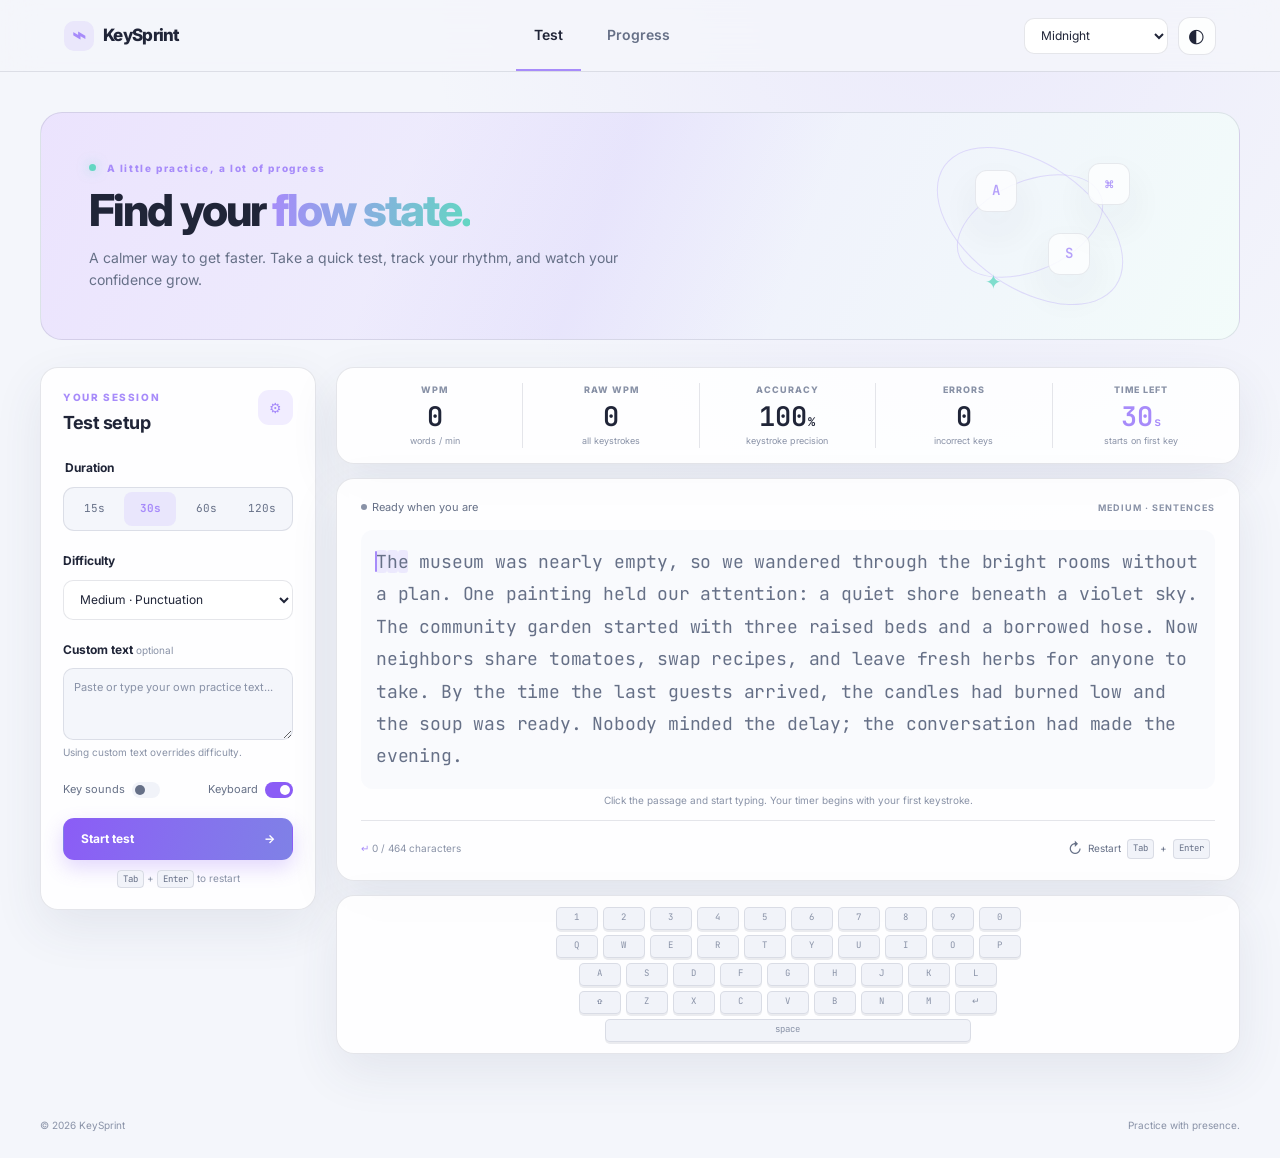
<file: index.html>
<!doctype html>
<html lang="en">
<head>
  <meta charset="utf-8">
  <meta name="viewport" content="width=device-width, initial-scale=1">
  <meta name="theme-color" content="#111827">
  <meta name="description" content="Build your typing speed and accuracy with a focused, customizable typing test.">
  <title>KeySprint — Typing Speed Test</title>
  <link rel="preconnect" href="https://fonts.googleapis.com">
  <link rel="preconnect" href="https://fonts.gstatic.com" crossorigin>
  <link href="https://fonts.googleapis.com/css2?family=Inter:wght@400;500;600;700;800&family=JetBrains+Mono:wght@400;500;600&display=swap" rel="stylesheet">
  <link rel="stylesheet" href="css/style.css">
</head>
<body data-page="test">
  <nav class="site-nav" aria-label="Main navigation">
    <a class="brand" href="index.html" aria-label="KeySprint home"><span class="brand-mark" aria-hidden="true">⌁</span>KeySprint</a>
    <div class="nav-links">
      <a class="nav-link active" href="index.html" aria-current="page">Test</a>
      <a class="nav-link" href="progress.html">Progress</a>
    </div>
    <div class="nav-tools">
      <label class="sr-only" for="theme-select">Color theme</label>
      <select id="theme-select" class="theme-select" aria-label="Choose a color theme">
        <option value="midnight">Midnight</option>
        <option value="ocean">Ocean</option>
        <option value="forest">Forest</option>
        <option value="sunset">Sunset</option>
        <option value="minimal">Minimal Light</option>
      </select>
      <button class="icon-button" id="theme-toggle" type="button" aria-label="Toggle light and dark mode" title="Toggle light and dark mode"><span aria-hidden="true">◐</span></button>
    </div>
  </nav>

  <main class="page-shell">
    <section class="hero" aria-labelledby="hero-title">
      <div class="hero-copy">
        <p class="eyebrow"><span class="eyebrow-dot"></span> A little practice, a lot of progress</p>
        <h1 id="hero-title" class="hero-title">Find your <span class="gradient-text">flow state.</span></h1>
        <p class="hero-subtitle">A calmer way to get faster. Take a quick test, track your rhythm, and watch your confidence grow.</p>
      </div>
      <div class="hero-decoration" aria-hidden="true">
        <div class="orbit orbit-one"></div><div class="orbit orbit-two"></div>
        <div class="hero-key key-one">A</div><div class="hero-key key-two">S</div><div class="hero-key key-three">⌘</div>
        <div class="hero-spark">✦</div>
      </div>
    </section>

    <section class="test-layout" aria-label="Typing test">
      <aside class="control-card glass-card" aria-label="Test settings">
        <div class="card-heading">
          <div><p class="eyebrow">YOUR SESSION</p><h2>Test setup</h2></div>
          <span class="setup-icon" aria-hidden="true">⚙</span>
        </div>
        <fieldset class="control-group">
          <legend>Duration</legend>
          <div class="segmented-control" id="duration-options" role="group" aria-label="Test duration">
            <button type="button" class="segment" data-duration="15">15s</button>
            <button type="button" class="segment selected" data-duration="30">30s</button>
            <button type="button" class="segment" data-duration="60">60s</button>
            <button type="button" class="segment" data-duration="120">120s</button>
          </div>
        </fieldset>
        <div class="control-group">
          <label for="difficulty-select">Difficulty</label>
          <select id="difficulty-select" class="form-select">
            <option value="easy">Easy · Everyday words</option>
            <option value="medium" selected>Medium · Punctuation</option>
            <option value="hard">Hard · Numbers & symbols</option>
          </select>
        </div>
        <div class="control-group">
          <label for="custom-text">Custom text <span class="label-optional">optional</span></label>
          <textarea id="custom-text" class="custom-text" rows="3" maxlength="5000" placeholder="Paste or type your own practice text..."></textarea>
          <span class="field-hint">Using custom text overrides difficulty.</span>
        </div>
        <div class="settings-row">
          <label class="switch-label" for="sound-toggle"><span>Key sounds</span><input id="sound-toggle" type="checkbox" role="switch"><span class="switch" aria-hidden="true"></span></label>
          <label class="switch-label" for="keyboard-toggle"><span>Keyboard</span><input id="keyboard-toggle" type="checkbox" role="switch" checked><span class="switch" aria-hidden="true"></span></label>
        </div>
        <button class="button button-primary start-button" id="start-button" type="button"><span>Start test</span><span aria-hidden="true">→</span></button>
        <p class="shortcut-hint"><kbd>Tab</kbd> + <kbd>Enter</kbd> to restart</p>
      </aside>

      <div class="test-main">
        <div class="stats-strip glass-card" aria-label="Live test statistics">
          <div class="stat-item"><span class="stat-label">WPM</span><strong id="live-wpm" class="stat-value">0</strong><span class="stat-caption">words / min</span></div>
          <div class="stat-item"><span class="stat-label">RAW WPM</span><strong id="live-raw-wpm" class="stat-value">0</strong><span class="stat-caption">all keystrokes</span></div>
          <div class="stat-item"><span class="stat-label">ACCURACY</span><strong id="live-accuracy" class="stat-value">100<span class="stat-unit">%</span></strong><span class="stat-caption">keystroke precision</span></div>
          <div class="stat-item"><span class="stat-label">ERRORS</span><strong id="live-errors" class="stat-value">0</strong><span class="stat-caption">incorrect keys</span></div>
          <div class="stat-item timer-stat"><span class="stat-label">TIME LEFT</span><strong id="live-time" class="stat-value">30<span class="stat-unit">s</span></strong><span class="stat-caption">starts on first key</span></div>
        </div>

        <section class="typing-card glass-card" aria-label="Typing passage">
          <div class="typing-toolbar">
            <span class="typing-status"><span class="status-dot" id="status-dot"></span><span id="test-status">Ready when you are</span></span>
            <span class="passage-label" id="passage-label">MEDIUM · SENTENCES</span>
          </div>
          <div id="typing-area" class="typing-area" tabindex="0" role="textbox" aria-label="Typing test passage. Type the highlighted text." aria-multiline="true" aria-describedby="typing-help">
            <div id="passage" class="passage" aria-hidden="true"></div>
            <textarea id="mobile-input" class="mobile-input" autocomplete="off" autocapitalize="off" spellcheck="false" aria-label="Type the passage here" placeholder="Tap here to start typing"></textarea>
          </div>
          <p id="typing-help" class="typing-help">Click the passage and start typing. Your timer begins with your first keystroke.</p>
          <div class="typing-footer">
            <span><span class="key-hint" aria-hidden="true">↵</span> <span id="progress-label">0 / 0 characters</span></span>
            <button class="text-button" id="restart-button" type="button" aria-label="Restart test"><span aria-hidden="true">↻</span> Restart <kbd>Tab</kbd> + <kbd>Enter</kbd></button>
          </div>
        </section>

        <section id="keyboard-visualizer" class="keyboard-visualizer glass-card" aria-label="On-screen keyboard visualizer">
          <div class="keyboard-row">
            <span class="keyboard-key" data-key="1">1</span><span class="keyboard-key" data-key="2">2</span><span class="keyboard-key" data-key="3">3</span><span class="keyboard-key" data-key="4">4</span><span class="keyboard-key" data-key="5">5</span><span class="keyboard-key" data-key="6">6</span><span class="keyboard-key" data-key="7">7</span><span class="keyboard-key" data-key="8">8</span><span class="keyboard-key" data-key="9">9</span><span class="keyboard-key" data-key="0">0</span>
          </div>
          <div class="keyboard-row">
            <span class="keyboard-key" data-key="q">Q</span><span class="keyboard-key" data-key="w">W</span><span class="keyboard-key" data-key="e">E</span><span class="keyboard-key" data-key="r">R</span><span class="keyboard-key" data-key="t">T</span><span class="keyboard-key" data-key="y">Y</span><span class="keyboard-key" data-key="u">U</span><span class="keyboard-key" data-key="i">I</span><span class="keyboard-key" data-key="o">O</span><span class="keyboard-key" data-key="p">P</span>
          </div>
          <div class="keyboard-row keyboard-row-inset">
            <span class="keyboard-key" data-key="a">A</span><span class="keyboard-key" data-key="s">S</span><span class="keyboard-key" data-key="d">D</span><span class="keyboard-key" data-key="f">F</span><span class="keyboard-key" data-key="g">G</span><span class="keyboard-key" data-key="h">H</span><span class="keyboard-key" data-key="j">J</span><span class="keyboard-key" data-key="k">K</span><span class="keyboard-key" data-key="l">L</span>
          </div>
          <div class="keyboard-row keyboard-row-inset">
            <span class="keyboard-key" data-key="shift">⇧</span><span class="keyboard-key" data-key="z">Z</span><span class="keyboard-key" data-key="x">X</span><span class="keyboard-key" data-key="c">C</span><span class="keyboard-key" data-key="v">V</span><span class="keyboard-key" data-key="b">B</span><span class="keyboard-key" data-key="n">N</span><span class="keyboard-key" data-key="m">M</span><span class="keyboard-key" data-key="enter">↵</span>
          </div>
          <div class="keyboard-row"><span class="keyboard-key keyboard-space" data-key=" ">space</span></div>
        </section>
      </div>
    </section>

    <section id="results-panel" class="results-panel glass-card" aria-labelledby="results-title" hidden>
      <div class="results-heading">
        <div><p class="eyebrow">SESSION COMPLETE</p><h2 id="results-title">Nice work. Keep the rhythm.</h2><p id="best-badge" class="best-badge" hidden>✦ New personal best!</p></div>
        <button class="icon-button close-results" id="close-results" type="button" aria-label="Close results">×</button>
      </div>
      <div class="results-grid">
        <div class="result-primary"><span class="stat-label">FINAL WPM</span><strong id="result-wpm">0</strong><span>words per minute</span></div>
        <div class="result-cards">
          <div class="result-card"><span>Accuracy</span><strong id="result-accuracy">0%</strong></div>
          <div class="result-card"><span>Consistency</span><strong id="result-consistency">0%</strong></div>
          <div class="result-card"><span>Correct</span><strong id="result-correct">0</strong></div>
          <div class="result-card"><span>Incorrect</span><strong id="result-incorrect">0</strong></div>
          <div class="result-card"><span>Missed</span><strong id="result-missed">0</strong></div>
          <div class="result-card"><span>Raw WPM</span><strong id="result-raw-wpm">0</strong></div>
        </div>
      </div>
      <div class="result-chart-wrap"><h3>Your pace</h3><canvas id="result-chart" aria-label="Words per minute by second"></canvas></div>
      <div class="results-actions"><button class="button button-primary" id="again-button" type="button">Try again <span aria-hidden="true">→</span></button><a class="button button-secondary" href="progress.html">View progress</a></div>
      <div id="confetti-layer" class="confetti-layer" aria-hidden="true"></div>
    </section>
  </main>
  <footer class="site-footer"><span>© 2026 KeySprint</span><span>Practice with presence.</span></footer>
  <script type="module" src="js/app.js"></script>
</body>
</html>
</file>
<file: css/style.css>
:root {
  color-scheme: dark;
  --page: #10131d;
  --surface: rgba(26, 31, 45, .82);
  --surface-solid: #1a1f2d;
  --surface-raised: #22283a;
  --text: #f3f4f8;
  --muted: #9ba3b7;
  --subtle: #737d95;
  --line: rgba(202, 211, 235, .12);
  --accent: #a78bfa;
  --accent-strong: #8b5cf6;
  --accent-soft: rgba(167, 139, 250, .15);
  --secondary: #63d7c2;
  --correct: #68d6a5;
  --error: #ff7b83;
  --shadow: 0 22px 60px rgba(0, 0, 0, .24);
  --radius: 18px;
  --font-ui: "Inter", sans-serif;
  --font-mono: "JetBrains Mono", monospace;
}

* { box-sizing: border-box; }
html { min-width: 320px; scroll-behavior: smooth; }
body {
  min-height: 100vh;
  margin: 0;
  background:
    radial-gradient(ellipse at 75% -8%, color-mix(in srgb, var(--accent) 15%, transparent), transparent 34rem),
    var(--page);
  color: var(--text);
  font-family: var(--font-ui);
  font-size: 14px;
  line-height: 1.55;
  transition: background-color .25s ease, color .25s ease;
}
body[data-theme="ocean"] { --accent: #62c7ed; --accent-strong: #249fce; --accent-soft: rgba(98, 199, 237, .15); --secondary: #7ce0cb; }
body[data-theme="forest"] { --accent: #78d6a7; --accent-strong: #39a975; --accent-soft: rgba(120, 214, 167, .15); --secondary: #c1e886; }
body[data-theme="sunset"] { --accent: #ffa46e; --accent-strong: #ed745b; --accent-soft: rgba(255, 164, 110, .15); --secondary: #ffc96e; }
body[data-theme="minimal"] { --accent: #7279ec; --accent-strong: #575ed0; --accent-soft: rgba(114, 121, 236, .13); --secondary: #45ac9b; }
body[data-mode="light"] {
  color-scheme: light;
  --page: #f4f6fb;
  --surface: rgba(255, 255, 255, .86);
  --surface-solid: #fff;
  --surface-raised: #f1f3f9;
  --text: #202538;
  --muted: #667087;
  --subtle: #8992a7;
  --line: rgba(41, 52, 83, .12);
  --shadow: 0 18px 50px rgba(57, 68, 105, .09);
  --correct: #168957;
  --error: #c74750;
  background:
    radial-gradient(ellipse at 75% -8%, color-mix(in srgb, var(--accent) 12%, transparent), transparent 34rem),
    var(--page);
}
body[data-theme="minimal"][data-mode="light"] { --accent: #555ed3; --accent-strong: #434bb6; }
button, input, select, textarea { font: inherit; }
button, select { color: inherit; }
button { cursor: pointer; }
a { color: inherit; text-decoration: none; }
button:focus-visible, a:focus-visible, select:focus-visible, textarea:focus-visible, input:focus-visible, [tabindex]:focus-visible {
  outline: 3px solid color-mix(in srgb, var(--accent) 68%, white);
  outline-offset: 3px;
}
.sr-only { position: absolute; width: 1px; height: 1px; padding: 0; margin: -1px; overflow: hidden; clip: rect(0, 0, 0, 0); white-space: nowrap; border: 0; }
.site-nav {
  position: sticky; z-index: 20; top: 0; display: flex; align-items: center; justify-content: space-between;
  height: 72px; padding: 0 clamp(20px, 5vw, 76px); border-bottom: 1px solid var(--line);
  background: color-mix(in srgb, var(--page) 82%, transparent); backdrop-filter: blur(18px);
}
.brand { display: inline-flex; align-items: center; gap: 9px; font-size: 17px; font-weight: 800; letter-spacing: -.7px; }
.brand-mark { display: grid; width: 30px; height: 30px; place-items: center; border-radius: 10px; background: var(--accent-soft); color: var(--accent); font-size: 23px; line-height: 1; }
.nav-links { display: flex; align-items: center; gap: 8px; height: 100%; }
.nav-link { display: grid; height: 100%; padding: 0 18px; place-items: center; color: var(--muted); font-weight: 600; border-bottom: 2px solid transparent; transition: color .18s ease, border-color .18s ease; }
.nav-link:hover, .nav-link.active { color: var(--text); }
.nav-link.active { border-bottom-color: var(--accent); }
.nav-tools { display: flex; align-items: center; gap: 10px; }
.theme-select, .form-select {
  min-height: 40px; padding: 0 34px 0 12px; border: 1px solid var(--line); border-radius: 10px;
  background: var(--surface-solid); color: var(--text);
}
.theme-select { min-height: 36px; font-size: 12px; }
.icon-button { display: inline-grid; width: 38px; height: 38px; place-items: center; border: 1px solid var(--line); border-radius: 12px; background: var(--surface); color: var(--text); font-size: 19px; transition: transform .18s ease, background .18s ease; }
.icon-button:hover { transform: translateY(-2px); background: var(--surface-raised); }
.page-shell { width: min(1200px, calc(100% - 48px)); margin: 0 auto; padding: 40px 0 64px; animation: page-enter .55s both; }
@keyframes page-enter { from { opacity: 0; transform: translateY(10px); } to { opacity: 1; transform: translateY(0); } }
.hero { position: relative; display: flex; min-height: 228px; align-items: center; overflow: hidden; margin-bottom: 27px; padding: 35px 48px; border: 1px solid var(--line); border-radius: 22px; background: linear-gradient(115deg, color-mix(in srgb, var(--accent-strong) 17%, var(--surface-solid)), color-mix(in srgb, var(--secondary) 8%, var(--surface-solid))); }
.hero::before { position: absolute; inset: -70% -30%; background: linear-gradient(110deg, transparent 38%, color-mix(in srgb, var(--accent) 10%, transparent) 48%, transparent 58%); content: ""; animation: hero-glow 9s ease-in-out infinite alternate; pointer-events: none; }
@keyframes hero-glow { to { transform: translateX(25%); } }
.hero-copy { position: relative; z-index: 1; max-width: 650px; }
.eyebrow { margin: 0 0 8px; color: var(--accent); font-size: 10px; font-weight: 800; letter-spacing: 1.6px; }
.eyebrow-dot, .status-dot { display: inline-block; width: 7px; height: 7px; margin-right: 7px; border-radius: 50%; background: var(--secondary); vertical-align: 1px; box-shadow: 0 0 12px color-mix(in srgb, var(--secondary) 55%, transparent); }
h1, h2, h3, p { margin-top: 0; }
.hero h1, .page-heading h1 { margin: 0 0 12px; font-size: clamp(30px, 4vw, 44px); font-weight: 800; letter-spacing: -1.9px; line-height: 1.15; }
.hero-title { animation: headline-type 1.15s steps(24, end) both; }
@keyframes headline-type { from { clip-path: inset(0 100% 0 0); } to { clip-path: inset(0 0 0 0); } }
.gradient-text { color: var(--accent); background: linear-gradient(100deg, var(--accent), var(--secondary)); background-clip: text; -webkit-text-fill-color: transparent; }
.hero-subtitle { max-width: 580px; margin: 0; color: var(--muted); font-size: 14px; }
.hero-decoration { position: absolute; top: 0; right: 7%; width: 250px; height: 100%; opacity: .8; }
.orbit { position: absolute; top: 50%; left: 50%; border: 1px solid color-mix(in srgb, var(--accent) 34%, transparent); border-radius: 50%; transform: translate(-50%, -50%) rotate(-24deg); }
.orbit-one { width: 155px; height: 90px; }.orbit-two { width: 210px; height: 125px; transform: translate(-50%, -50%) rotate(35deg); }
.hero-key { position: absolute; display: grid; width: 42px; height: 42px; place-items: center; border: 1px solid var(--line); border-radius: 12px; background: var(--surface); box-shadow: var(--shadow); color: var(--accent); font-family: var(--font-mono); font-weight: 600; animation: float 4s ease-in-out infinite; }
.key-one { top: 25%; left: 28%; }.key-two { top: 53%; left: 57%; animation-delay: -1.2s; }.key-three { top: 22%; left: 73%; animation-delay: -2.1s; }
.hero-spark { position: absolute; top: 68%; left: 32%; color: var(--secondary); font-size: 20px; animation: float 3.2s ease-in-out infinite reverse; }
@keyframes float { 50% { transform: translateY(-7px) rotate(4deg); } }
.glass-card { border: 1px solid var(--line); border-radius: var(--radius); background: var(--surface); box-shadow: var(--shadow); backdrop-filter: blur(18px); }
.test-layout { display: grid; grid-template-columns: 276px minmax(0, 1fr); align-items: start; gap: 20px; }
.control-card { position: sticky; top: 90px; padding: 22px; }
.card-heading { display: flex; justify-content: space-between; align-items: start; margin-bottom: 23px; }
.card-heading h2, .chart-card h2, .history-heading h2 { margin: 0; font-size: 18px; letter-spacing: -.5px; }
.card-heading .eyebrow { margin-bottom: 3px; }
.setup-icon { display: grid; width: 35px; height: 35px; place-items: center; border-radius: 11px; background: var(--accent-soft); color: var(--accent); }
.control-group { min-width: 0; margin: 0 0 21px; padding: 0; border: 0; }
.control-group legend, .control-group > label { display: block; margin-bottom: 9px; color: var(--text); font-size: 12px; font-weight: 700; }
.segmented-control { display: grid; grid-template-columns: repeat(4, 1fr); gap: 4px; padding: 4px; border: 1px solid var(--line); border-radius: 11px; background: var(--page); }
.segment { min-height: 34px; padding: 0 4px; border: 0; border-radius: 8px; background: transparent; color: var(--muted); font-family: var(--font-mono); font-size: 11px; transition: .18s ease; }
.segment:hover { color: var(--text); background: var(--surface-raised); }
.segment.selected { background: var(--accent-soft); color: var(--accent); font-weight: 700; }
.form-select { width: 100%; font-size: 12px; }
.label-optional, .field-hint { color: var(--subtle); font-size: 10px; font-weight: 400; }
.custom-text { display: block; width: 100%; min-height: 70px; resize: vertical; padding: 10px; border: 1px solid var(--line); border-radius: 10px; background: var(--page); color: var(--text); font-size: 11px; line-height: 1.5; }
.custom-text::placeholder { color: var(--subtle); }
.field-hint { display: block; margin-top: 5px; }
.settings-row { display: flex; flex-wrap: wrap; justify-content: space-between; gap: 10px; margin: 2px 0 20px; }
.switch-label { display: inline-flex; align-items: center; gap: 7px; color: var(--muted); font-size: 11px; cursor: pointer; }
.switch-label input { position: absolute; width: 1px; height: 1px; opacity: 0; }
.switch { position: relative; width: 28px; height: 16px; border-radius: 10px; background: var(--surface-raised); transition: background .2s ease; }
.switch::after { position: absolute; top: 3px; left: 3px; width: 10px; height: 10px; border-radius: 50%; background: var(--muted); content: ""; transition: transform .2s ease, background .2s ease; }
.switch-label input:checked + .switch { background: var(--accent-strong); }
.switch-label input:checked + .switch::after { background: white; transform: translateX(12px); }
.switch-label input:focus-visible + .switch { outline: 2px solid var(--accent); outline-offset: 3px; }
.button { display: inline-flex; min-height: 42px; align-items: center; justify-content: center; gap: 12px; padding: 0 17px; border: 1px solid transparent; border-radius: 11px; font-size: 12px; font-weight: 700; transition: transform .18s ease, box-shadow .18s ease, background .18s ease; }
.button:hover { transform: translateY(-2px); }.button:active { transform: translateY(0) scale(.98); }
.button-primary { background: linear-gradient(105deg, var(--accent-strong), color-mix(in srgb, var(--accent-strong) 70%, var(--secondary))); color: #fff; box-shadow: 0 8px 20px color-mix(in srgb, var(--accent-strong) 24%, transparent); }
.button-primary:hover { box-shadow: 0 10px 24px color-mix(in srgb, var(--accent-strong) 35%, transparent); }
.button-secondary { border-color: var(--line); background: var(--surface); color: var(--text); }
.button-danger { border-color: color-mix(in srgb, var(--error) 30%, var(--line)); background: color-mix(in srgb, var(--error) 9%, var(--surface)); color: var(--error); }
.start-button { width: 100%; justify-content: space-between; }
.shortcut-hint { margin: 11px 0 0; color: var(--subtle); text-align: center; font-size: 10px; }
kbd { padding: 2px 5px; border: 1px solid var(--line); border-radius: 4px; background: var(--surface-raised); color: var(--muted); font-family: var(--font-mono); font-size: 9px; }
.test-main { min-width: 0; }
.stats-strip { display: grid; grid-template-columns: repeat(5, minmax(0, 1fr)); margin-bottom: 14px; padding: 15px 10px; }
.stat-item { min-width: 0; padding: 0 10px; border-right: 1px solid var(--line); text-align: center; }
.stat-item:last-child { border: 0; }
.stat-label, .summary-label { display: block; color: var(--subtle); font-size: 9px; font-weight: 800; letter-spacing: 1px; }
.stat-value { display: block; margin: 2px 0 0; color: var(--text); font-family: var(--font-mono); font-size: clamp(19px, 2.4vw, 27px); font-weight: 600; line-height: 1.3; }
.timer-stat .stat-value { color: var(--accent); }
.stat-unit { margin-left: 1px; font-size: 12px; }
.stat-caption { display: block; overflow: hidden; color: var(--subtle); font-size: 9px; text-overflow: ellipsis; white-space: nowrap; }
.typing-card { overflow: hidden; padding: 20px 24px 14px; }
.typing-toolbar, .typing-footer { display: flex; align-items: center; justify-content: space-between; gap: 12px; }
.typing-status { color: var(--muted); font-size: 11px; }.status-dot { width: 6px; height: 6px; margin-right: 5px; background: var(--subtle); box-shadow: none; }
.typing-status.running .status-dot { background: var(--secondary); animation: pulse 1.15s ease-in-out infinite; box-shadow: 0 0 10px var(--secondary); }
@keyframes pulse { 50% { opacity: .4; transform: scale(.8); } }
.passage-label { color: var(--subtle); font-size: 9px; font-weight: 700; letter-spacing: 1px; }
.typing-area { position: relative; min-height: 258px; max-height: 300px; overflow: auto; margin: 14px 0 4px; padding: 15px 14px; border: 1px solid transparent; border-radius: 12px; background: color-mix(in srgb, var(--page) 56%, transparent); cursor: text; }
.typing-area:focus { border-color: color-mix(in srgb, var(--accent) 30%, transparent); outline: none; }
.passage { color: var(--muted); font-family: var(--font-mono); font-size: clamp(15px, 1.7vw, 18px); font-weight: 400; line-height: 1.8; letter-spacing: -.2px; overflow-wrap: anywhere; white-space: pre-wrap; user-select: none; }
.char { position: relative; border-radius: 2px; }
.char.correct { color: var(--correct); }
.char.incorrect { color: var(--error); text-decoration: underline; text-decoration-color: var(--error); text-decoration-thickness: 1px; text-underline-offset: 4px; background: color-mix(in srgb, var(--error) 9%, transparent); }
.char.current-word { border-radius: 3px; background: var(--accent-soft); }
.char.current { z-index: 1; }
.char.current::before { position: absolute; top: 1px; bottom: 1px; left: -1px; width: 2px; border-radius: 2px; background: var(--accent); content: ""; animation: caret-blink 1s steps(2, start) infinite; }
@keyframes caret-blink { to { opacity: 0; } }
.typing-help { margin: 3px 0 12px; color: var(--subtle); text-align: center; font-size: 10px; }
.typing-footer { padding-top: 11px; border-top: 1px solid var(--line); color: var(--subtle); font-size: 10px; }
.key-hint { color: var(--accent); font-family: var(--font-mono); }
.text-button { display: inline-flex; align-items: center; gap: 6px; padding: 5px; border: 0; background: transparent; color: var(--muted); font-size: 10px; }
.text-button:hover { color: var(--accent); }.text-button > span { font-size: 15px; }
.mobile-input { display: none; }
.keyboard-visualizer { display: flex; flex-direction: column; gap: 5px; align-items: center; margin-top: 14px; padding: 11px 15px; transition: opacity .2s, max-height .2s, padding .2s; }
.keyboard-visualizer.is-hidden { display: none; }
.keyboard-row { display: flex; justify-content: center; gap: 5px; width: 100%; }
.keyboard-row-inset { width: 90%; }
.keyboard-key { display: grid; min-width: 27px; height: 23px; flex: 1 1 0; max-width: 42px; place-items: center; border: 1px solid var(--line); border-radius: 5px; background: var(--surface-raised); color: var(--subtle); font-family: var(--font-mono); font-size: 9px; box-shadow: 0 2px 0 color-mix(in srgb, var(--line) 75%, transparent); transition: background .1s, color .1s, transform .1s; }
.keyboard-key.active { transform: translateY(1px); border-color: var(--accent); background: var(--accent-soft); color: var(--accent); }
.keyboard-space { max-width: 42%; }
.results-panel { position: relative; overflow: hidden; margin-top: 22px; padding: 25px; animation: page-enter .35s both; }
.results-panel[hidden] { display: none; }
.results-heading, .chart-card-heading, .history-heading { display: flex; align-items: flex-start; justify-content: space-between; gap: 16px; }
.results-heading h2 { margin: 0; font-size: 21px; letter-spacing: -.7px; }
.close-results { margin-top: 4px; font-size: 20px; }
.best-badge { display: inline-flex; margin: 10px 0 0; padding: 5px 9px; border: 1px solid color-mix(in srgb, var(--secondary) 38%, transparent); border-radius: 20px; background: color-mix(in srgb, var(--secondary) 12%, transparent); color: var(--secondary); font-size: 11px; font-weight: 700; }
.results-grid { display: grid; grid-template-columns: 190px 1fr; gap: 18px; margin-top: 23px; }
.result-primary { display: flex; min-height: 170px; flex-direction: column; justify-content: center; align-items: center; border: 1px solid var(--line); border-radius: 15px; background: var(--accent-soft); }
.result-primary strong { color: var(--accent); font-family: var(--font-mono); font-size: 54px; line-height: 1.15; }
.result-primary > span:last-child { color: var(--muted); font-size: 10px; }
.result-cards { display: grid; grid-template-columns: repeat(3, 1fr); gap: 9px; }
.result-card { display: flex; min-height: 77px; flex-direction: column; justify-content: center; padding: 12px; border: 1px solid var(--line); border-radius: 12px; background: color-mix(in srgb, var(--page) 45%, transparent); }
.result-card span { color: var(--muted); font-size: 10px; }.result-card strong { margin-top: 2px; font-family: var(--font-mono); font-size: 18px; }
.result-chart-wrap { margin-top: 22px; }.result-chart-wrap h3 { margin: 0 0 8px; font-size: 13px; }.result-chart-wrap canvas { max-height: 190px; }
.results-actions { display: flex; gap: 10px; margin-top: 18px; }
.confetti-layer { position: absolute; inset: 0; overflow: hidden; pointer-events: none; }
.confetti { position: absolute; top: -12px; width: 8px; height: 12px; border-radius: 2px; animation: confetti-fall 2.5s ease-in forwards; }
.confetti:nth-child(4n+1) { left: 7%; background: var(--accent); animation-delay: .05s; }
.confetti:nth-child(4n+2) { left: 31%; background: var(--secondary); animation-delay: .18s; }
.confetti:nth-child(4n+3) { left: 56%; background: #f5c769; animation-delay: .1s; }
.confetti:nth-child(4n) { left: 82%; background: #f08089; animation-delay: .25s; }
@keyframes confetti-fall { to { transform: translateY(470px) rotate(720deg); opacity: 0; } }
.app-toast { position: fixed; z-index: 50; right: 20px; bottom: 20px; max-width: min(390px, calc(100vw - 40px)); padding: 12px 16px; border: 1px solid var(--line); border-radius: 12px; background: var(--surface-solid); color: var(--text); box-shadow: var(--shadow); opacity: 0; transform: translateY(10px); pointer-events: none; transition: opacity .2s, transform .2s; font-size: 12px; }
.app-toast.visible { opacity: 1; transform: translateY(0); }
.site-footer { display: flex; justify-content: space-between; width: min(1200px, calc(100% - 48px)); margin: 0 auto; padding: 0 0 25px; color: var(--subtle); font-size: 10px; }

/* Progress page */
.progress-page { padding-top: 48px; }
.page-heading { display: flex; align-items: center; justify-content: space-between; gap: 24px; margin-bottom: 28px; }
.page-heading h1 { font-size: clamp(29px, 3.6vw, 40px); }
.page-heading .hero-subtitle { margin-top: 8px; }
.summary-grid { display: grid; grid-template-columns: repeat(5, 1fr); gap: 12px; }
.summary-card { position: relative; display: flex; min-height: 147px; flex-direction: column; justify-content: center; padding: 18px; }
.summary-icon { position: absolute; top: 15px; right: 16px; display: grid; width: 29px; height: 29px; place-items: center; border-radius: 9px; background: var(--accent-soft); color: var(--accent); font-size: 15px; }
.summary-card strong { margin: 7px 0 0; font-family: var(--font-mono); font-size: clamp(21px, 2.6vw, 29px); line-height: 1.2; }
.summary-caption { margin-top: 4px; color: var(--subtle); font-size: 10px; }
.chart-grid { display: grid; grid-template-columns: 1fr 1fr; gap: 14px; margin-top: 18px; }
.chart-card { min-width: 0; padding: 20px; }.chart-card-heading { align-items: center; }
.chart-card-heading .eyebrow { margin-bottom: 3px; }.chart-card h2 { font-size: 16px; }
.chart-pill { padding: 5px 8px; border-radius: 20px; background: var(--accent-soft); color: var(--accent); font-size: 9px; }
.chart-container { position: relative; height: 210px; margin-top: 10px; }
.history-section { margin-top: 18px; padding: 21px; }
.history-heading { align-items: center; }.history-heading .eyebrow { margin-bottom: 3px; }
.history-tools { display: flex; justify-content: space-between; gap: 10px; margin: 18px 0 12px; }
.search-field { display: flex; min-width: 220px; align-items: center; gap: 8px; padding: 0 11px; border: 1px solid var(--line); border-radius: 9px; background: var(--page); color: var(--subtle); }
.search-field input { width: 100%; min-height: 37px; border: 0; outline: 0; background: transparent; color: var(--text); font-size: 11px; }
.search-field input::placeholder { color: var(--subtle); }
.compact-select { width: auto; min-height: 39px; font-size: 11px; }
.table-wrap { overflow-x: auto; }
.history-table { width: 100%; border-collapse: collapse; text-align: left; }
.history-table th { padding: 11px 12px; border-bottom: 1px solid var(--line); color: var(--subtle); font-size: 9px; font-weight: 800; letter-spacing: .8px; text-transform: uppercase; }
.history-table td { padding: 13px 12px; border-bottom: 1px solid var(--line); color: var(--muted); font-size: 11px; white-space: nowrap; }
.history-table tr:last-child td { border-bottom: 0; }
.history-table td:nth-child(4), .history-table td:nth-child(5) { color: var(--text); font-family: var(--font-mono); font-weight: 600; }
.difficulty-chip { display: inline-block; padding: 3px 7px; border-radius: 10px; background: var(--accent-soft); color: var(--accent); font-size: 9px; text-transform: capitalize; }
.empty-state { margin: 0; padding: 35px 12px 25px; color: var(--subtle); text-align: center; font-size: 12px; }
.confirm-dialog { width: min(420px, calc(100% - 30px)); padding: 0; border: 1px solid var(--line); border-radius: 18px; background: var(--surface-solid); color: var(--text); box-shadow: var(--shadow); }
.confirm-dialog::backdrop { background: rgba(8, 10, 17, .65); backdrop-filter: blur(4px); }
.confirm-dialog form { padding: 25px; }.dialog-icon { display: grid; width: 38px; height: 38px; place-items: center; border-radius: 12px; background: color-mix(in srgb, var(--error) 13%, transparent); color: var(--error); font-size: 20px; font-weight: 800; }
.confirm-dialog h2 { margin: 14px 0 6px; font-size: 19px; }.confirm-dialog p { margin-bottom: 20px; color: var(--muted); font-size: 12px; }
.dialog-actions { display: flex; justify-content: flex-end; gap: 9px; }

@media (max-width: 950px) {
  .page-shell { width: min(100% - 36px, 780px); }
  .hero { padding: 32px; }.hero-decoration { right: 0; opacity: .55; }
  .test-layout { grid-template-columns: 1fr; }
  .control-card { position: static; display: grid; grid-template-columns: repeat(2, 1fr); gap: 0 18px; }
  .card-heading { grid-column: 1 / -1; margin-bottom: 15px; }
  .control-group { margin-bottom: 15px; }.control-group:nth-of-type(2) { grid-column: 1; }
  .settings-row { grid-column: 1 / -1; margin: 0 0 13px; }
  .start-button { grid-column: 1 / -1; }.shortcut-hint { grid-column: 1 / -1; }
  .summary-grid { grid-template-columns: repeat(3, 1fr); }
}
@media (max-width: 620px) {
  .site-nav { height: 62px; padding: 0 16px; }.brand { font-size: 15px; }.brand-mark { width: 27px; height: 27px; }
  .nav-links { gap: 0; }.nav-link { padding: 0 10px; font-size: 12px; }
  .nav-tools { gap: 6px; }.theme-select { max-width: 97px; padding-left: 7px; padding-right: 20px; font-size: 10px; }.icon-button { width: 34px; height: 34px; }
  .page-shell { width: calc(100% - 28px); padding-top: 22px; }
  .hero { min-height: 190px; margin-bottom: 15px; padding: 25px 20px; }.hero h1 { max-width: 280px; font-size: 31px; }.hero-subtitle { max-width: 300px; font-size: 12px; }.hero-decoration { right: -80px; opacity: .34; }
  .control-card { display: block; padding: 17px; }.card-heading { margin-bottom: 17px; }.control-group { margin-bottom: 14px; }
  .settings-row { margin: 3px 0 15px; }.stats-strip { grid-template-columns: repeat(5, minmax(0, 1fr)); padding: 11px 3px; }
  .stat-item { padding: 0 3px; }.stat-label { font-size: 7px; letter-spacing: .6px; }.stat-value { font-size: 17px; }.stat-caption { font-size: 7px; }
  .typing-card { padding: 15px 12px 11px; }.typing-area { min-height: 275px; padding: 12px 9px; }
  .passage { font-size: 15px; line-height: 1.8; }
  .mobile-input { display: block; width: 100%; min-height: 43px; margin-top: 15px; padding: 0 11px; border: 1px solid var(--line); border-radius: 9px; background: var(--surface-solid); color: var(--text); font-size: 12px; }
  .mobile-input::placeholder { color: var(--subtle); }
  .typing-help { font-size: 9px; }.keyboard-visualizer { padding: 9px 5px; gap: 4px; }.keyboard-row { gap: 3px; }.keyboard-key { min-width: 19px; height: 22px; font-size: 8px; }
  .results-panel { padding: 18px 14px; }.results-grid { grid-template-columns: 1fr; }.result-primary { min-height: 130px; }.result-primary strong { font-size: 43px; }.result-cards { grid-template-columns: repeat(3, 1fr); gap: 6px; }.result-card { min-height: 65px; padding: 8px; }.result-card strong { font-size: 15px; }
  .site-footer { width: calc(100% - 28px); }
  .progress-page { padding-top: 29px; }.page-heading { align-items: flex-start; flex-direction: column; margin-bottom: 19px; }.page-heading h1 { font-size: 30px; }
  .summary-grid { grid-template-columns: repeat(2, 1fr); gap: 8px; }.summary-card { min-height: 122px; padding: 14px; }.summary-card strong { font-size: 23px; }.summary-icon { top: 11px; right: 11px; width: 25px; height: 25px; }
  .chart-grid { grid-template-columns: 1fr; gap: 10px; margin-top: 10px; }.chart-card { padding: 15px; }.chart-container { height: 190px; }
  .history-section { margin-top: 11px; padding: 15px 12px; }.history-heading { align-items: flex-start; }.history-heading h2 { font-size: 17px; }.history-heading .button { min-height: 35px; padding: 0 10px; font-size: 10px; }
  .history-tools { flex-direction: column; }.search-field { min-width: 0; }.compact-select { width: 100%; }
  .history-table th, .history-table td { padding-right: 9px; padding-left: 9px; }
  .dialog-actions { flex-direction: column-reverse; }.dialog-actions .button { width: 100%; }
}
@media (prefers-reduced-motion: reduce) {
  *, *::before, *::after { scroll-behavior: auto !important; animation-duration: .01ms !important; animation-iteration-count: 1 !important; transition-duration: .01ms !important; }
}
</file>
